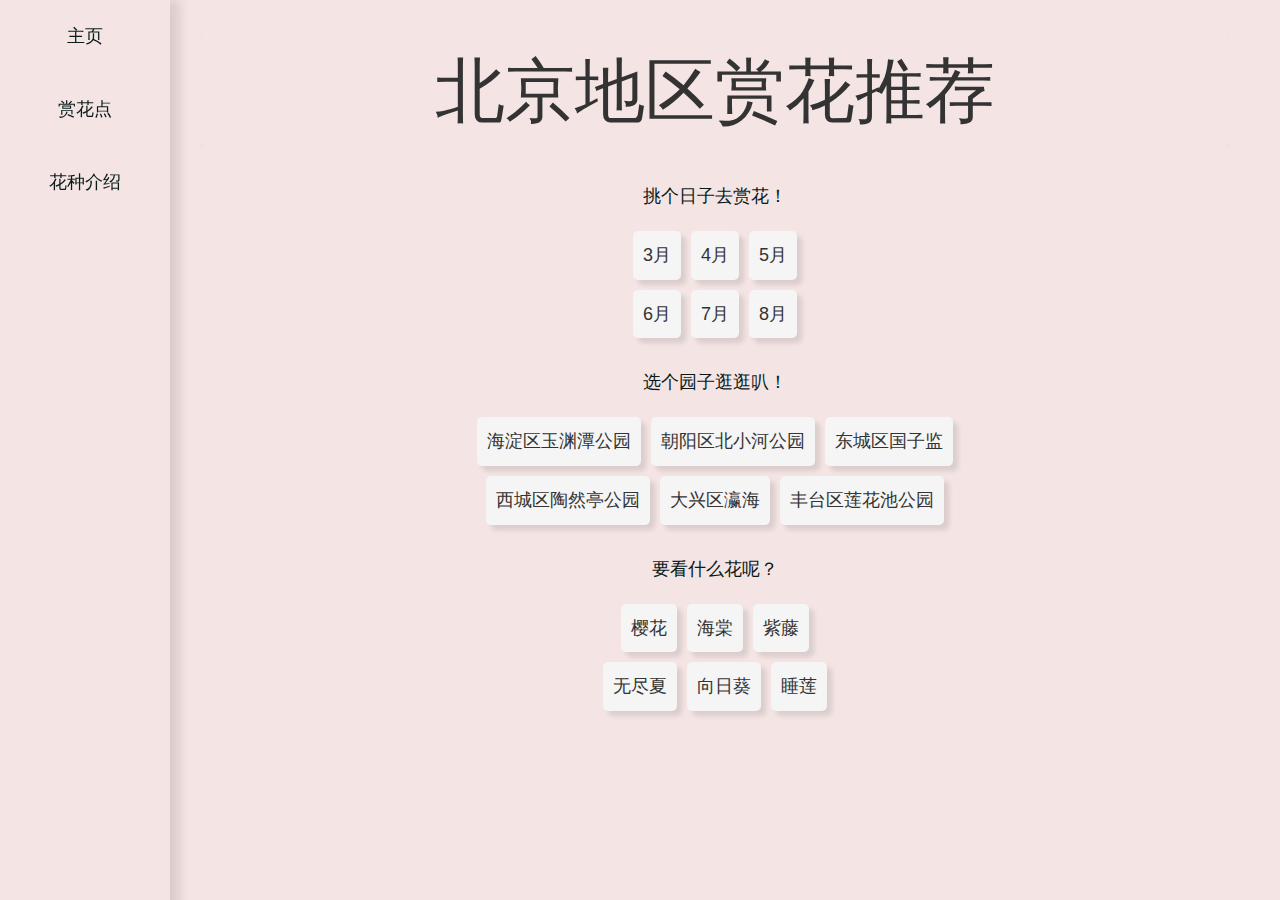
<file: index.html>
<!DOCTYPE html>
<html lang="zh">
<head>
    <meta charset="UTF-8">
    <title>北京地区赏花推荐</title>
    <h1>北京地区赏花推荐</h1>
    <link rel="stylesheet" href="styles.css">
</head>

<body>
    <div class="container">
        <!-- 导航栏 -->
        <nav class="sidebar">
            <ul>
                <li><a href="index.html">主页</a></li>
                <li><a href="flower_spot.html">赏花点</a></li>
                <li><a href="flower_intro.html">花种介绍</a></li>
            </ul>
        </nav>
        <!-- 页面内容 -->
        <div class="content">
            <!-- 您可以在这里添加内容 -->
        </div>
    </div>
</body>

   <!-- 月份导航栏 -->
   <p>挑个日子去赏花！</p>
<div class="month-navigation">
    <div class="month-row">
        <a href="flower_spot.html#march">3月</a>
        <a href="flower_spot.html#april">4月</a>
        <a href="flower_spot.html#may">5月</a>
    </div>
    <div class="month-row">
        <a href="flower_spot.html#june">6月</a>
        <a href="flower_spot.html#july">7月</a>
        <a href="flower_spot.html#august">8月</a>
    </div>
</div>

    <!--地点导览-->
    <p>选个园子逛逛叭！</p>
 <div class="place-navigation">
        <div class="place-row">
            <a href="flower_spot.html#march">海淀区玉渊潭公园</a>
            <a href="flower_spot.html#april">朝阳区北小河公园</a>
            <a href="flower_spot.html#may">东城区国子监</a>
        </div>
        <div class="place-row">
            <a href="flower_spot.html#june">西城区陶然亭公园</a>
            <a href="flower_spot.html#july">大兴区瀛海</a>
            <a href="flower_spot.html#august">丰台区莲花池公园</a>
        </div>
</div>  

 <!--花品导览-->
 <p>要看什么花呢？</p>
 <div class="species-navigation">
        <div class="species-row">
            <a href="flower_spot.html#march">樱花</a>
            <a href="flower_spot.html#april">海棠</a>
            <a href="flower_spot.html#may">紫藤</a>
        </div>
        <div class="species-row">
            <a href="flower_spot.html#june">无尽夏</a>
            <a href="flower_spot.html#july">向日葵</a>
            <a href="flower_spot.html#august">睡莲</a>
        </div>
</div>  
</html>
</file>
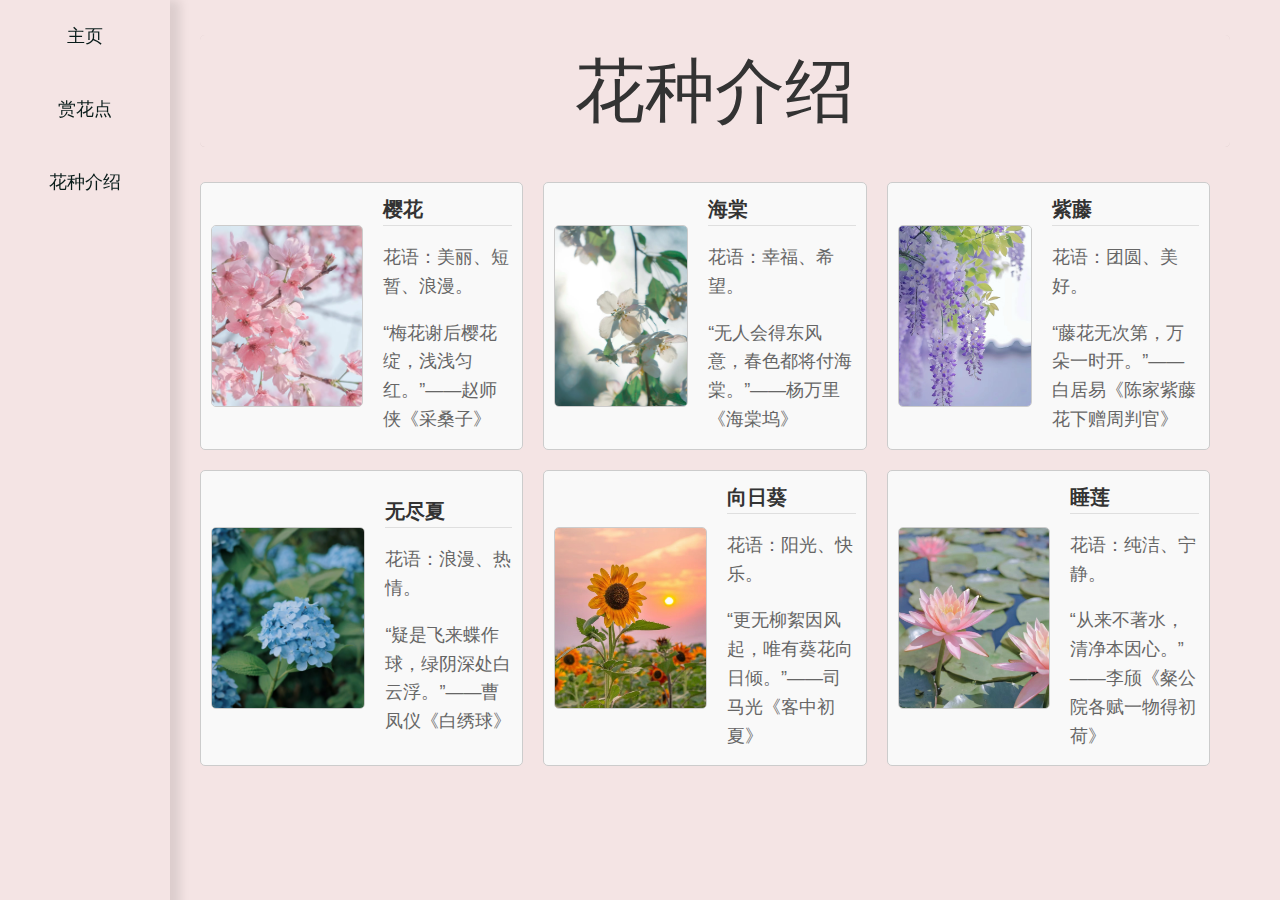
<file: flower_intro.html>
<!DOCTYPE html>
<html lang="zh">
<head>
    <meta charset="UTF-8">
    <h1>
        花种介绍</h1>
    <link rel="stylesheet" href="styles.css">
</head>
<body>
    <div class="container">
        <!-- 导航栏 -->
        <nav class="sidebar">
            <ul>
                <li><a href="index.html">主页</a></li>
                <li><a href="flower_spot.html">赏花点</a></li>
                <li><a href="flower_intro.html">花种介绍</a></li>
            </ul>
        </nav>

        <!-- 页面内容 -->
        <div class="content">
            <!-- 花种介绍 -->
            <section id="flower-intro">
                
                <!-- 玉渊潭樱花 -->
                <div class="flower-entry" id="cherry-blossom">
                    <img src="images/3.4玉渊潭樱花.jpg" alt="樱花图片" class="flower-image">
                    <div class="flower-description">
                        <h3>樱花</h3>
                        <p>花语：美丽、短暂、浪漫。</p>
                        <p>“梅花谢后樱花绽，浅浅匀红。”——赵师侠《采桑子》</p>
                    </div>
                </div>

                <!-- 北小河海棠 -->
                <div class="flower-entry" id="crabapple">
                    <img src="images/4.4北小河海棠.jpg" alt="海棠图片" class="flower-image">
                    <div class="flower-description">
                        <h3>海棠</h3>
                        <p>花语：幸福、希望。</p>
                        <p>“无人会得东风意，春色都将付海棠。”——杨万里《海棠坞》</p>
                    </div>
                </div>

                <!-- 国子监紫藤 -->
                <div class="flower-entry" id="wisteria">
                    <img src="images/5.4国子监紫藤.jpg" alt="紫藤图片" class="flower-image">
                    <div class="flower-description">
                        <h3>紫藤</h3>
                        <p>花语：团圆、美好。</p>
                        <p>“藤花无次第，万朵一时开。”——白居易《陈家紫藤花下赠周判官》</p>
                    </div>
                </div>

                <!-- 陶然亭无尽夏 -->
                <div class="flower-entry" id="endless-summer">
                    <img src="images/6.4陶然亭无尽夏.jpg" alt="无尽夏图片" class="flower-image">
                    <div class="flower-description">
                        <h3>无尽夏</h3>
                        <p>花语：浪漫、热情。</p>
                        <p>“疑是飞来蝶作球，绿阴深处白云浮。”——曹凤仪《白绣球》</p>
                    </div>
                </div>

                <!-- 瀛海向日葵 -->
                <div class="flower-entry" id="sunflower">
                    <img src="images/7.4大兴瀛海向日葵.jpg" alt="向日葵图片" class="flower-image">
                    <div class="flower-description">
                        <h3>向日葵</h3>
                        <p>花语：阳光、快乐。</p>
                        <p>“更无柳絮因风起，唯有葵花向日倾。”——司马光《客中初夏》</p>
                    </div>
                </div>

                <!-- 莲花池睡莲 -->
                <div class="flower-entry" id="water-lily">
                    <img src="images/8.4莲花池睡莲.jpg" alt="睡莲图片" class="flower-image">
                    <div class="flower-description">
                        <h3>睡莲</h3>
                        <p>花语：纯洁、宁静。</p>
                        <p>“从来不著水，清净本因心。”——李颀《粲公院各赋一物得初荷》</p>
                    </div>
                </div>
            </section>
        </div>
    </div>
</body>

</html>
</file>
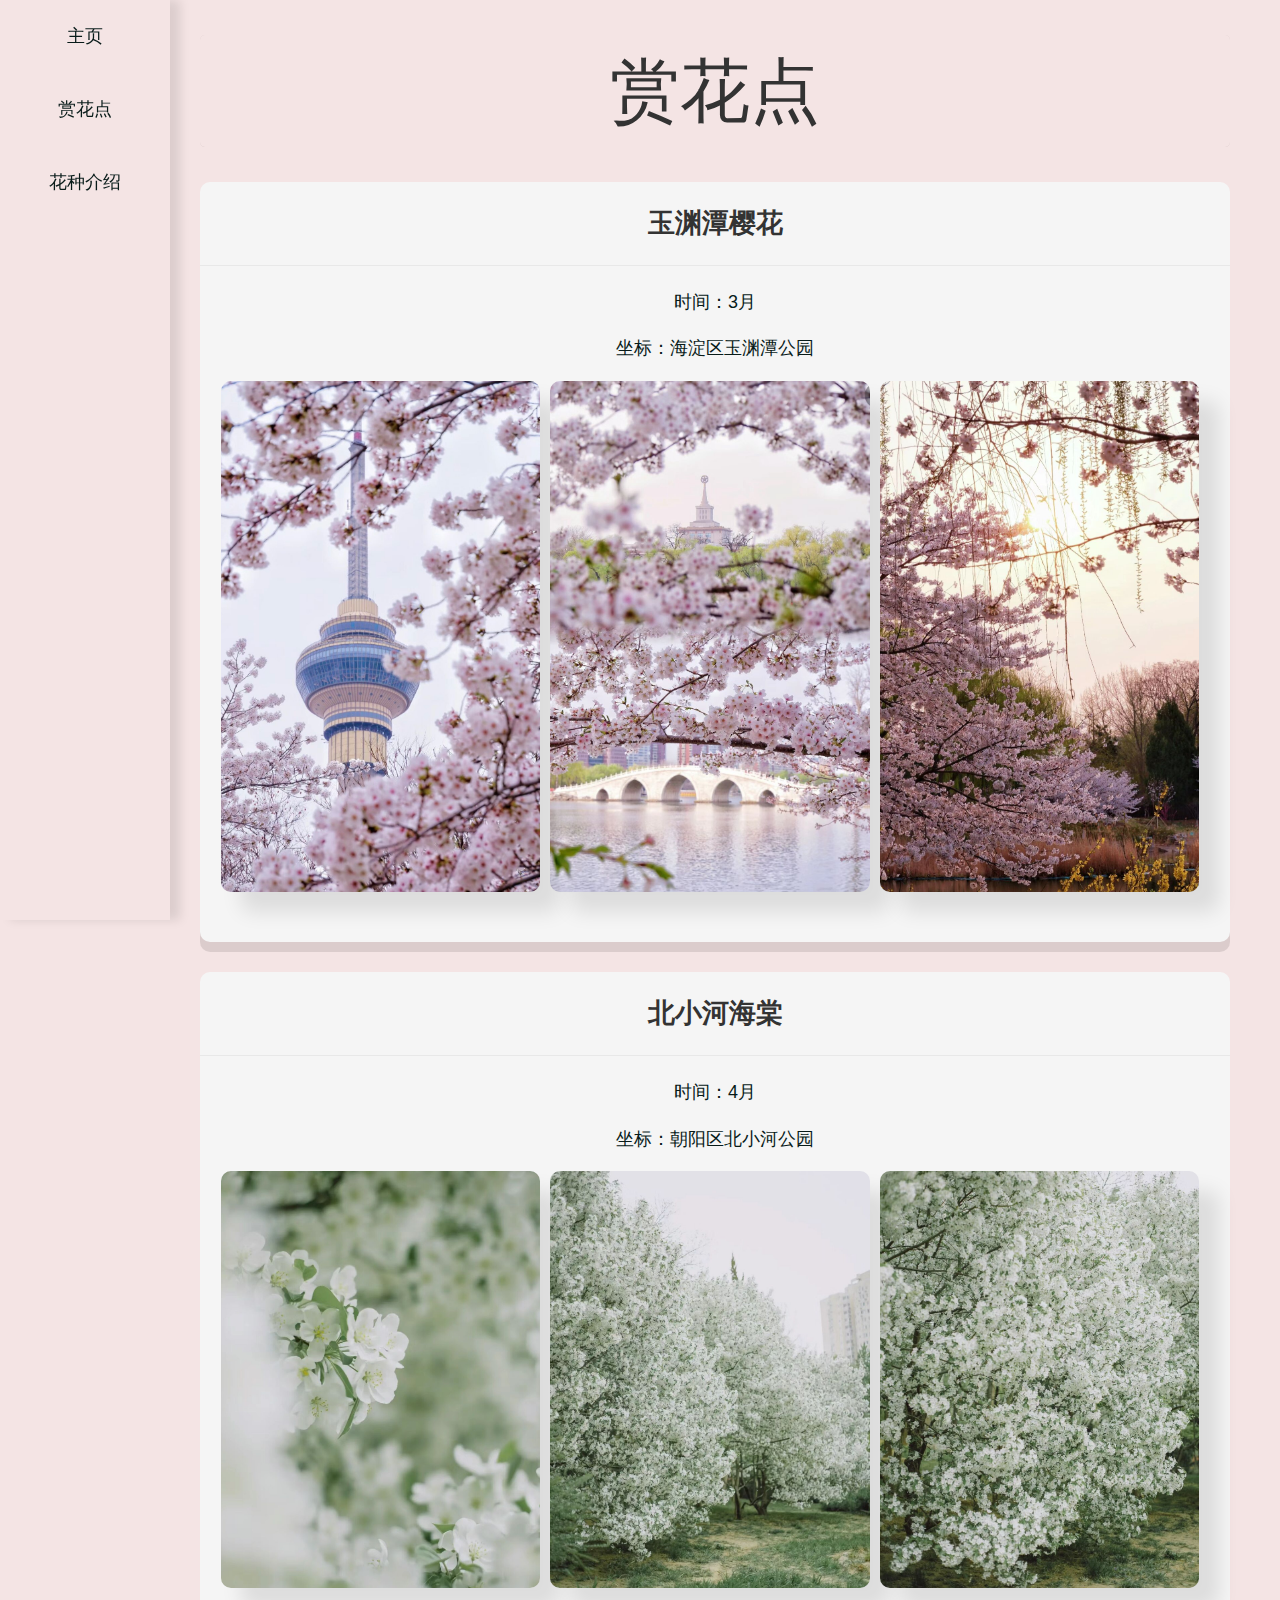
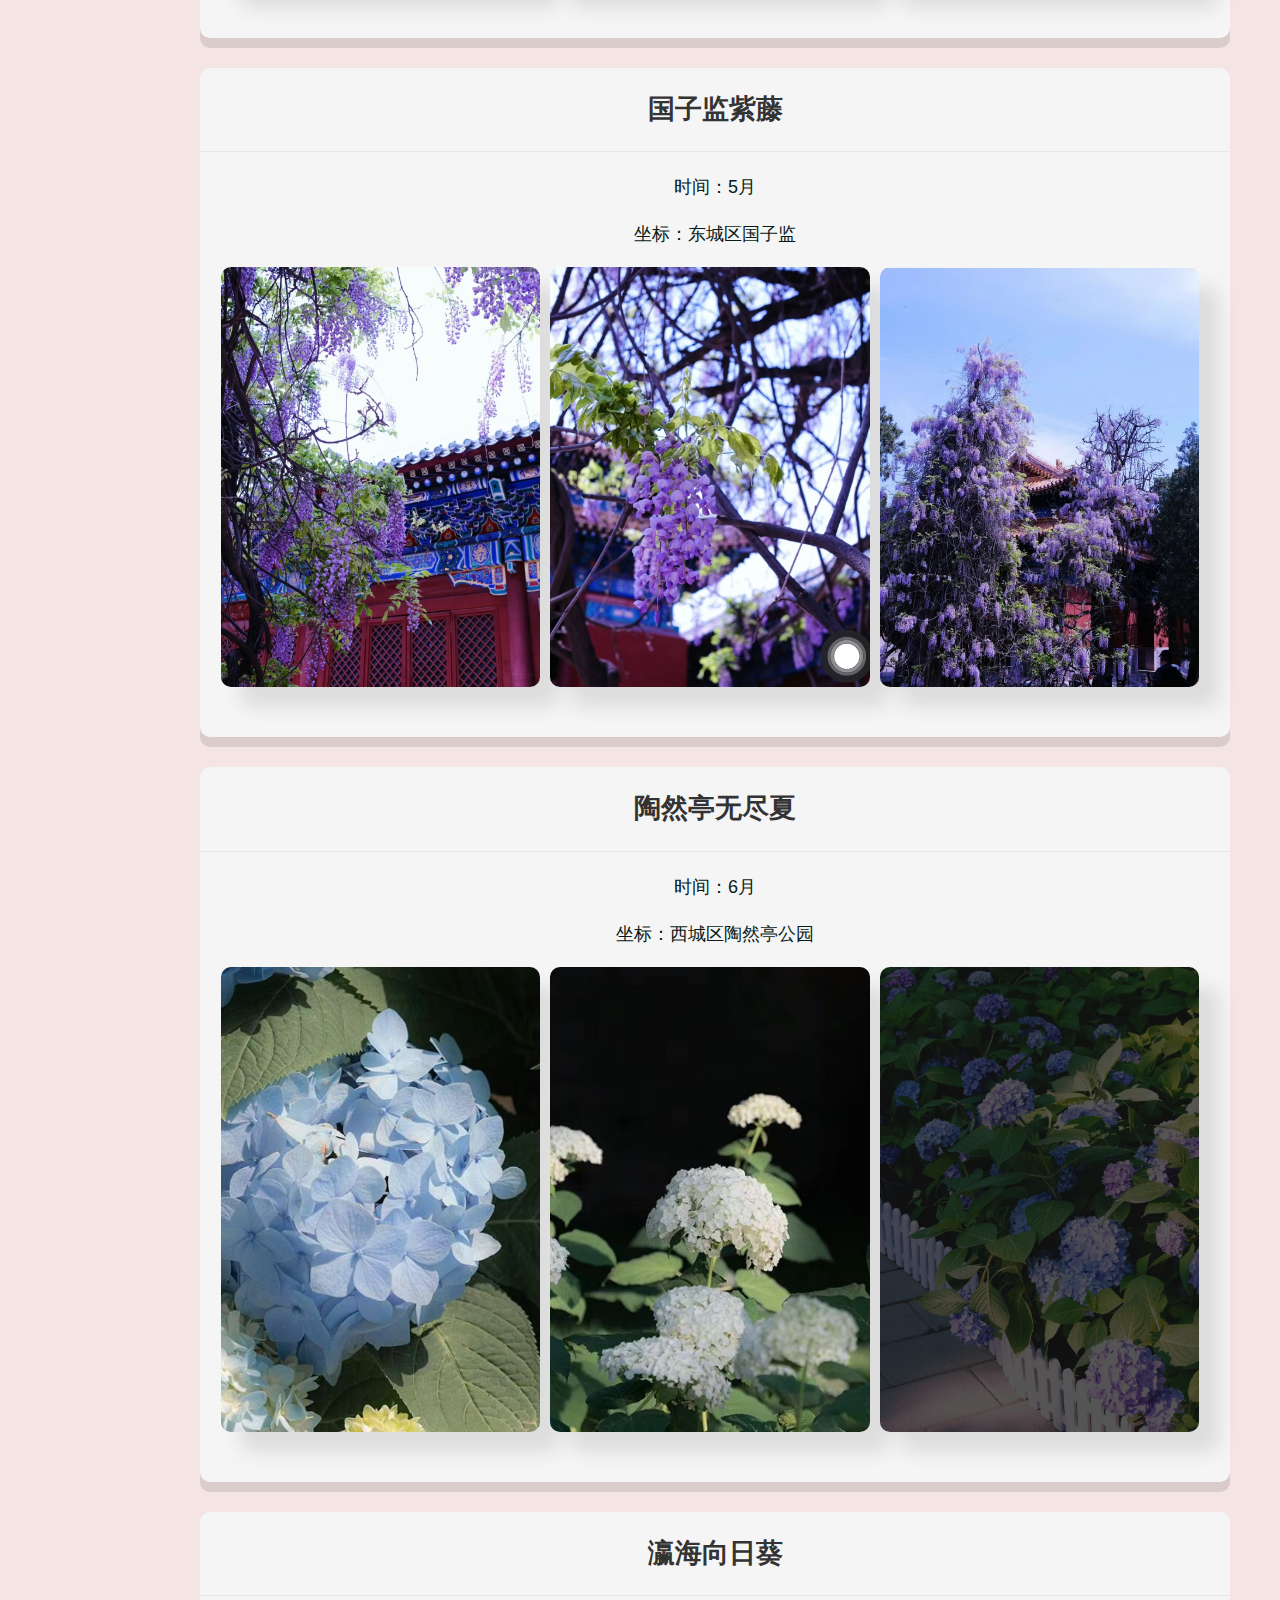
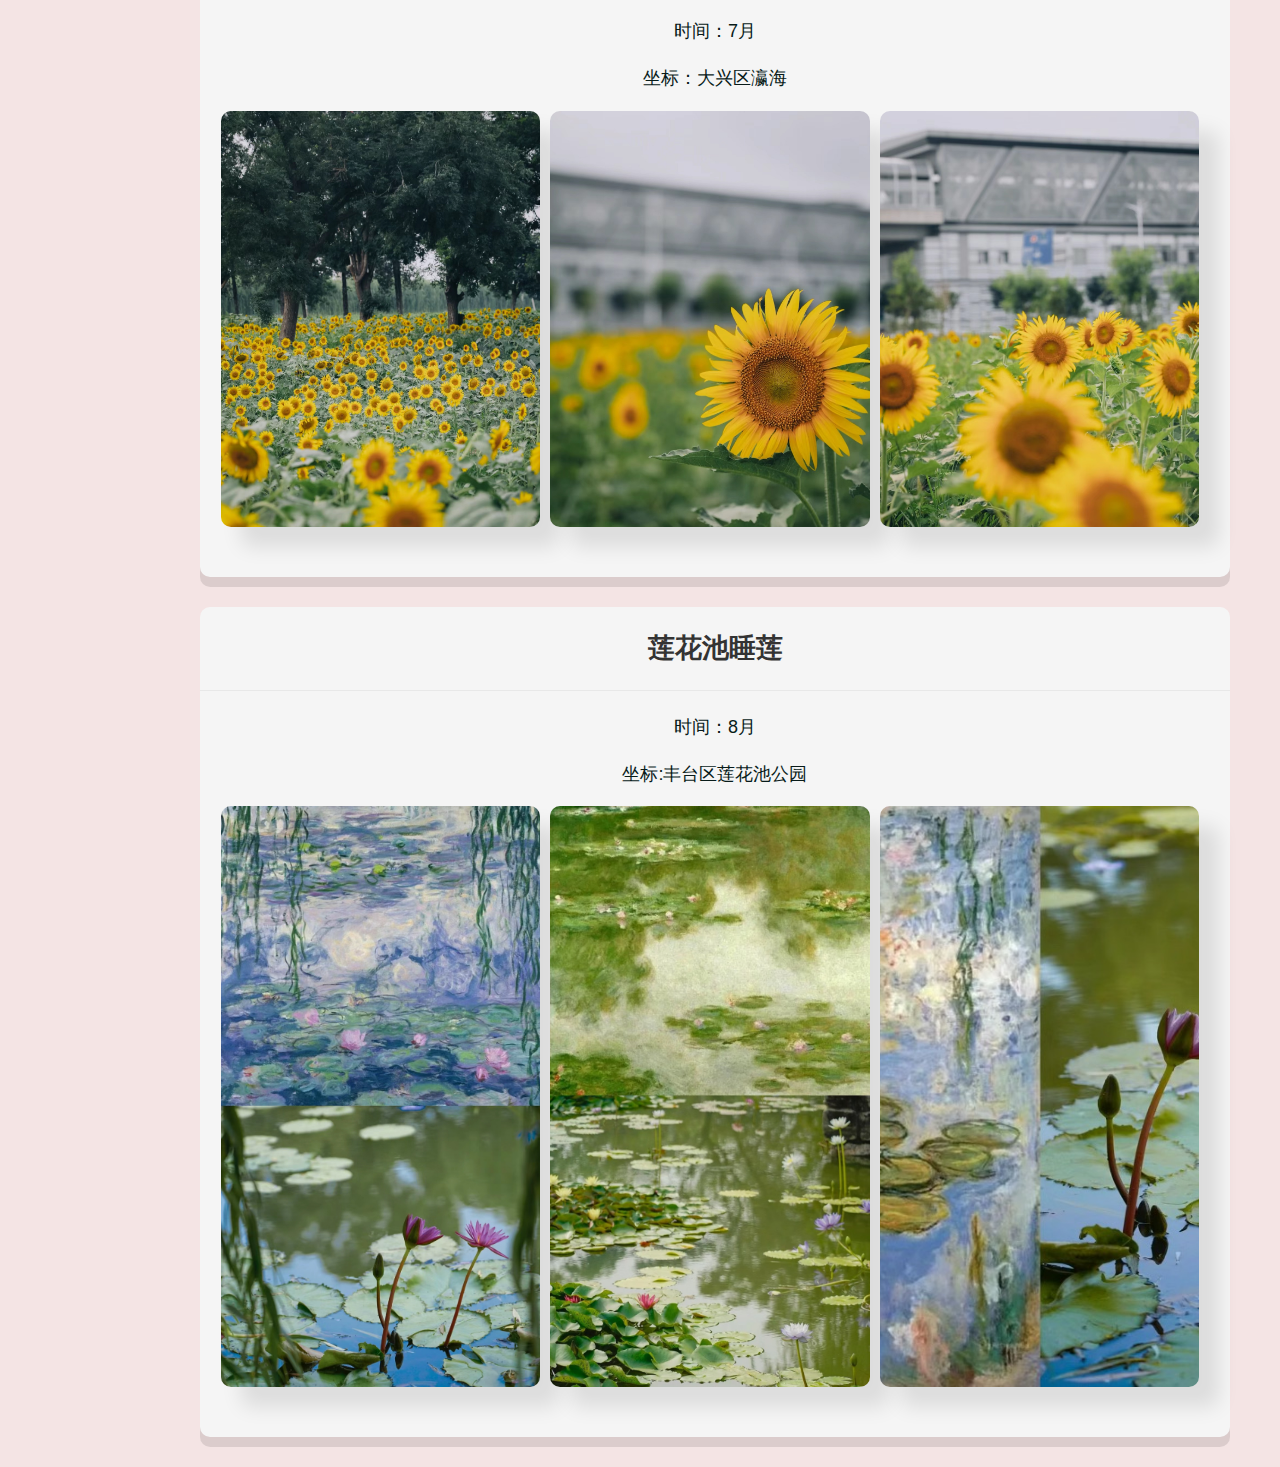
<file: flower_spot.html>
<!DOCTYPE html>
<html lang="zh">
<head>
    <meta charset="UTF-8">
    <title>赏花点</title>
    <link rel="stylesheet" href="styles.css">
</head>

<body>
    <div class="container">
        <!-- 导航栏 -->
        <nav class="sidebar">
            <ul>
                <li><a href="index.html">主页</a></li>
                <li><a href="flower_spot.html">赏花点</a></li>
                <li><a href="flower_intro.html">花种介绍</a></li>
            </ul>
        </nav>
        <!-- 页面内容 -->
        <div class="content">
            <!-- 您可以在这里添加内容 -->
        </div>
    </div>
</body>

    <!-- 赏花点 -->
    <section id="flower-spots">
        <h1>赏花点</h1>
        <!-- 3月赏花点 -->
        <div class="flower-spot" id="march">
            <h2><a href="flower_intro.html#cherry-blossom">玉渊潭樱花</a></h2>
            <p>时间：3月</p>
            <p>坐标：海淀区玉渊潭公园</p>
            <div class="images-row">
                <img src="images/3.1玉渊潭樱花.jpg" alt="玉渊潭樱花">
                <img src="images/3.2玉渊潭樱花.jpg" alt="玉渊潭樱花">
                <img src="images/3.3玉渊潭樱花.jpg" alt="玉渊潭樱花">
            </div>
        </div>

        <!-- 4月赏花点 -->
        <div class="flower-spot" id="april">
            <h2><a href="flower_intro.html#crabapple">北小河海棠</a></h2>
            <p>时间：4月</p>
            <p>坐标：朝阳区北小河公园</p>
            <div class="images-row">
                <img src="images/4.1北小河海棠.jpg" alt="北小河海棠">
                <img src="images/4.2北小河海棠.jpg" alt="北小河海棠">
                <img src="images/4.3北小河海棠.jpg" alt="北小河海棠">
            </div>
        </div>

        <!-- 5月赏花点 -->
        <div class="flower-spot" id="may">
            <h2><a href="flower_intro.html#wisteria">国子监紫藤</a></h2>
            <p>时间：5月</p>
            </p>坐标：东城区国子监</p>
            <div class="images-row">
                <img src="images/5.1国子监紫藤.jpg" alt="国子监紫藤">
                <img src="images/5.2国子监紫藤.jpg" alt="国子监紫藤">
                <img src="images/5.3国子监紫藤.jpg" alt="国子监紫藤">
            </div>
        </div>

        <!-- 6月赏花点 -->
        <div class="flower-spot" id="june">
            <h2><a href="flower_intro.html#endless-summer">陶然亭无尽夏</a></h2>
            <p>时间：6月</p>
            <p>坐标：西城区陶然亭公园</p>
            <div class="images-row">
                <img src="images/6.1陶然亭无尽夏.jpg" alt="陶然亭无尽夏">
                <img src="images/6.2陶然亭无尽夏.jpg" alt="陶然亭无尽夏">
                <img src="images/6.3陶然亭无尽夏.jpg" alt="陶然亭无尽夏">
            </div>
        </div>

        <!-- 7月赏花点 -->
        <div class="flower-spot" id="july">
            <h2><a href="flower_intro.html#sunflower">瀛海向日葵</a></h2>
            <p>时间：7月</p>
            <p>坐标：大兴区瀛海</p>
            <div class="images-row">
                <img src="images/7.1大兴瀛海向日葵.jpg" alt="瀛海向日葵">
                <img src="images/7.2大兴瀛海向日葵.jpg" alt="瀛海向日葵">
                <img src="images/7.3大兴瀛海向日葵.jpg" alt="瀛海向日葵">
            </div>
        </div>

        <!-- 8月赏花点 -->
        <div class="flower-spot" id="august">
            <h2><a href="flower_intro.html#water-lily">莲花池睡莲</a></h2>
            <p>时间：8月</p>
            坐标:丰台区莲花池公园</p>
            <div class="images-row">
                <img src="images/8.1莲花池睡莲.jpg" alt="莲花池睡莲">
                <img src="images/8.2莲花池睡莲.jpg" alt="莲花池睡莲">
                <img src="images/8.3莲花池睡莲.jpg" alt="莲花池睡莲">
            </div>
        </div>
    </section>
</body>

</html>
</file>
<file: styles.css>
/* 全局样式 */

body {
    font-family: Arial, sans-serif;
    color: #081B19;
    font-size: 18px;
    margin-left: 200px; /* 增加页面的边距 */
    margin-right: 50px; /* 增加页面的边距 */
    padding: 0;
    line-height: 1.6;
    text-align: center; /* 将文本居中 */
    background-color:rgb(244, 228, 228);
}

h1 {
    text-align: center; /* 将文本居中 */
    margin-top: 35px; /* 标题上方移除默认间距 */
    padding: 0px; /* 导航栏的内边距 */
    font-size: 70px; /* 标题字体大小 */
    margin-bottom: 35px; /* 标题与段落之间的间距 */
    border-radius: 5px; /* 添加圆角 */
    background-color:none; /* 导航栏背景颜色 */
    box-shadow: 0px 0.1px 0px rgba(0, 0, 0, 0.1); /* 导航栏右侧添加阴影 */
    color: #333; /* 导航栏文字颜色 */
    font-weight:lighter;
}
h2{
    padding: 20px;
    box-shadow: 0px 0.5px 0px rgba(0, 0, 0, 0.1); /* 导航栏右侧添加阴影 */}
h3{    
    background-color:none; /* 导航栏背景颜色 */
    box-shadow: 0px 1px 0px rgba(0, 0, 0, 0.1); /* 导航栏右侧添加阴影 */
    
}
    
a {
    color: #333;
    text-decoration: none;
    transition: color 0.3s ease;
}
a:hover {
    color:#081B19;
}
/* 导航栏样式 */
.sidebar {
    width: 150px; /* 设置导航栏的宽度 */
    background-color:none; /* 导航栏背景颜色 */
    padding: 10px; /* 导航栏的内边距 */
    position: fixed; /* 导航栏固定在页面左侧 */
    height: 100%; /* 导航栏高度占满页面 */
    left: 0; /* 将导航栏左对齐 */
    top: 0; /* 导航栏在页面顶部 */
    box-shadow: 10px 0 10px rgba(0, 0, 0, 0.1); /* 导航栏右侧添加阴影 */
    color: #333; /* 导航栏文字颜色 */
    z-index: 1000; /* 确保导航栏在其他内容之上 */
}

.sidebar ul {
    list-style: none; /* 移除列表样式 */
    padding: 0;
    margin: 0;
}

.sidebar li {
    margin-bottom: 20px; /* 列表项之间的间距 */
}

.sidebar a {
    display: block; /* 链接作为块元素 */
    padding: 10px 15px; /* 链接的内边距 */
    font-size: 18px; /* 调整字体大小 */
    color: #081B19; /* 链接文字颜色 */
    text-decoration: none; /* 移除下划线 */
    transition: all 0.3s; /* 平滑过渡效果 */
    border-radius: 5px; /* 添加圆角 */
    border: 2px solid transparent; /* 默认无边框 */
}

.sidebar a:hover, .sidebar a:active {
    background-color: #f5f5f5; /* 鼠标悬停或被点击时改变链接的背景颜色 */
    box-shadow: 20px 20px 20px rgba(0, 0, 0, 0.1); /* 添加阴影 */
    font-size: 20px; /* 鼠标悬停或被点击时调整字体大小 */
}

/* 页面内容 */
.content {
    margin-left: 200px; /* 为导航栏预留空间 */
    padding: 0px; /* 内容的内边距 */
}

.navigation-bar a:hover {
    background-color: #ecf0f1; /* 鼠标悬停时改变链接的背景颜色 */
}

/* 月份导航栏样式 */
.month-navigation {
    margin: 20px 0; /* 调整月份导航栏与其他内容之间的间距 */
    display: flex; /* 使用 flex 布局 */
    flex-direction: column; /* 使用纵向布局 */
    justify-content: center; /* 内容居中 */
}

.month-row {
    display: flex; /* 使用 flex 布局 */
    justify-content: center; /* 列表项居中 */
    margin-bottom: 10px; /* 调整两排之间的间距 */
}

.month-row a {
    padding: 10px 10px; /* 调整链接的边距 */
    font-size: 18px; /* 调整链接的字体大小 */
    background-color: #f5f5f5; /* 链接背景颜色 */
    box-shadow: 5px 5px 5px rgba(0, 0, 0, 0.1); /* 添加阴影 */
    border-radius: 5px; /* 添加圆角 */
    text-decoration: none; /* 移除下划线 */
    margin-right: 10px; /* 列表项之间的间距 */
    transition: background-color 0.3s; /* 平滑背景色变化 */
}

.month-row a:last-child {
    margin-right: 0; /* 最后一个链接移除右侧间距 */
}

.month-row a:hover {
    background-color: #ecf0f1; /* 鼠标悬停时改变链接的背景颜色 */
}

/* 地点导航栏样式 */
.place-navigation {
    margin: 20px 0; /* 调整月份导航栏与其他内容之间的间距 */
    display: flex; /* 使用 flex 布局 */
    flex-direction: column; /* 使用纵向布局 */
    justify-content: center; /* 内容居中 */
}

.place-row {
    display: flex; /* 使用 flex 布局 */
    justify-content: center; /* 列表项居中 */
    margin-bottom: 10px; /* 调整两排之间的间距 */
}

.place-row a {
    padding: 10px 10px; /* 调整链接的边距 */
    font-size: 18px; /* 调整链接的字体大小 */
    background-color: #f5f5f5; /* 链接背景颜色 */
    box-shadow: 5px 5px 5px rgba(0, 0, 0, 0.1); /* 添加阴影 */
    border-radius: 5px; /* 添加圆角 */
    text-decoration: none; /* 移除下划线 */
    margin-right: 10px; /* 列表项之间的间距 */
    transition: background-color 0.3s; /* 平滑背景色变化 */
}

.place-row a:last-child {
    margin-right: 0; /* 最后一个链接移除右侧间距 */
}

.place-row a:hover {
    background-color: #ecf0f1; /* 鼠标悬停时改变链接的背景颜色 */
}

/* 花品导航栏样式 */
.species-navigation {
    margin: 20px 0; /* 调整月份导航栏与其他内容之间的间距 */
    display: flex; /* 使用 flex 布局 */
    flex-direction: column; /* 使用纵向布局 */
    justify-content: center; /* 内容居中 */
}

.species-row {
    display: flex; /* 使用 flex 布局 */
    justify-content: center; /* 列表项居中 */
    margin-bottom: 10px; /* 调整两排之间的间距 */
}

.species-row a {
    padding: 10px 10px; /* 调整链接的边距 */
    font-size: 18px; /* 调整链接的字体大小 */
    background-color: #f5f5f5; /* 链接背景颜色 */
    box-shadow: 5px 5px 5px rgba(0, 0, 0, 0.1); /* 添加阴影 */
    border-radius: 5px; /* 添加圆角 */
    text-decoration: none; /* 移除下划线 */
    margin-right: 10px; /* 列表项之间的间距 */
    transition: background-color 0.3s; /* 平滑背景色变化 */
}

.species-row a:last-child {
    margin-right: 0; /* 最后一个链接移除右侧间距 */
}

.species-row a:hover {
    background-color: #ecf0f1; /* 鼠标悬停时改变链接的背景颜色 */
}

/* 赏花点部分样式 */
.flower-spot {
    margin-bottom: 30px;
    border-radius: 10px;
    box-shadow: 0px 10px 0px rgba(0, 0, 0, 0.1); /* 添加阴影 */
    background-color:#f5f5f5;
    text-align: center; /* 将文本居中 */
}

.images-row {
    display: flex; /* 使用flex布局 */
    justify-content: center; /* 图片居中 */
}

.images-row img {
    box-shadow: 20px 20px 20px rgba(0, 0, 0, 0.1); /* 添加阴影 */
    border-radius: 10px; /* 圆角 */
    margin-right: 10px; /* 图片之间间距 */
    margin-bottom: 50px; /* 图片之间间距 */
    object-fit: cover; /* 裁剪图片 */
    width: 31%; /* 调整宽度以保持两张图片一排 */
    height: auto; /* 自动调整高度 */
}


/* 花种介绍部分样式 */
#flower-intro {
    margin-bottom: 20px; /* 花种介绍与其他内容之间的间距 */
    display: flex; /* 使用 flex 布局 */
    flex-wrap: wrap; /* 允许子元素自动换行 */
    justify-content: space-between; /* 子元素均匀分布 */
    margin-left: -200px; /* 设置花种介绍部分的左边距 */
    margin-right: 0px; /* 设置花种介绍部分的右边距 */
}

/* 花种条目样式 */
.flower-entry {
    flex: 30%; /* 每个花种条目占据 30% 的父元素宽度 */
    display: flex; /* 使用 flex 布局 */
    align-items: center; /* 垂直对齐 */
    margin-right: 20px;
    margin-bottom: 20px; /* 每个花种介绍之间的间距 */
    border-radius: 5px; /* 边框圆角 */
    border: 1px solid #ccc; /* 边框颜色 */
    padding: 10px; /* 内边距 */
    background-color: #f9f9f9; /* 背景颜色 */
    box-sizing: border-box; /* 包括内边距和边框在宽度内 */
}

/* 花种图片样式 */
.flower-image {
    width: 180px; /* 图片宽度 */
    height: 180px; /* 图片高度 */
    margin-right: 20px; /* 图片与描述之间的间距 */
    border-radius: 5px; /* 图片圆角 */
    border: 1px solid #ccc; /* 图片边框 */
}

/* 花种描述样式 */
.flower-description {
    text-align: left; /* 文本左对齐 */
    flex-grow: 1; /* 描述部分占满剩余空间 */
}

.flower-description h3 {
    margin-top: 0; /* 标题上方移除默认间距 */
    color: #333; /* 标题颜色 */
    font-weight: bold; /* 标题加粗 */
    font-size: 20px; /* 标题字体大小 */
    margin-bottom: 10px; /* 标题与段落之间的间距 */
}

.flower-description  
p{
    margin-bottom: 5px; /* 段落之间的间距 */
    color: #666; /* 段落文本颜色 */
}
</file>
